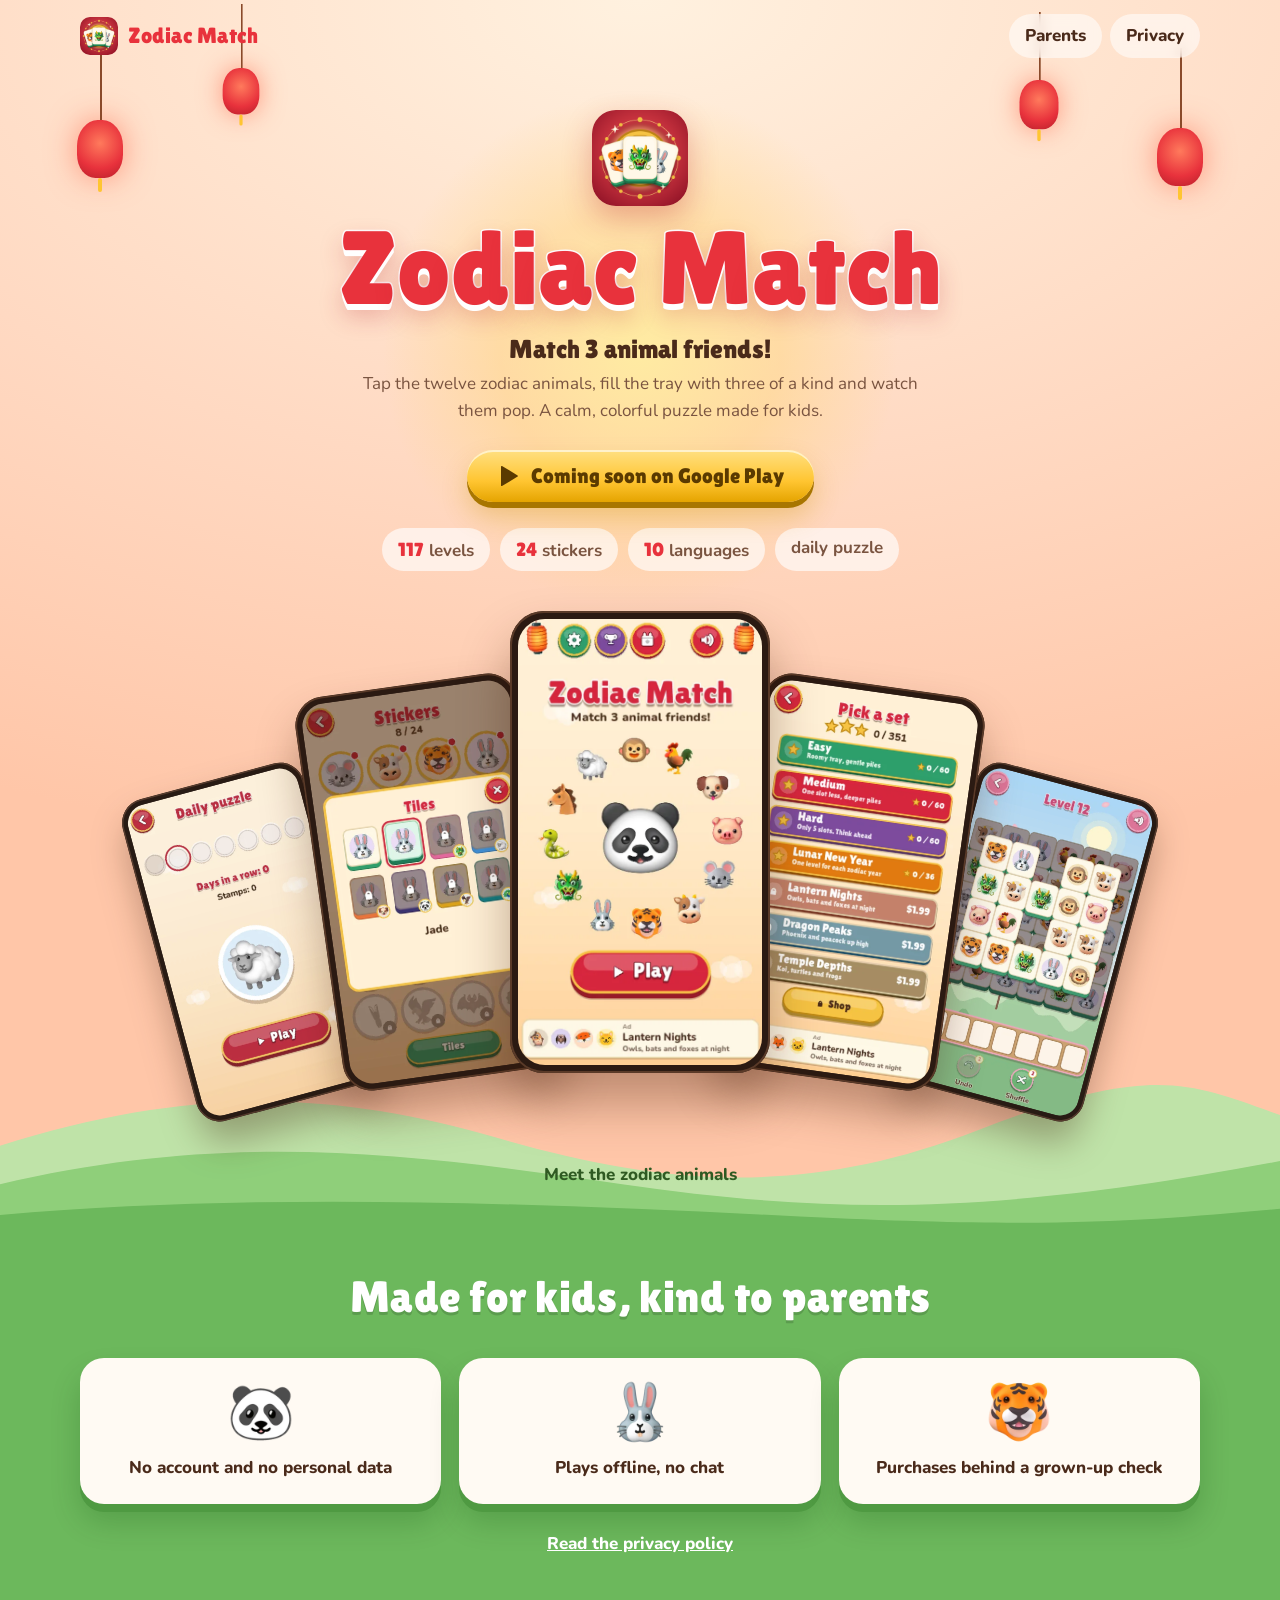
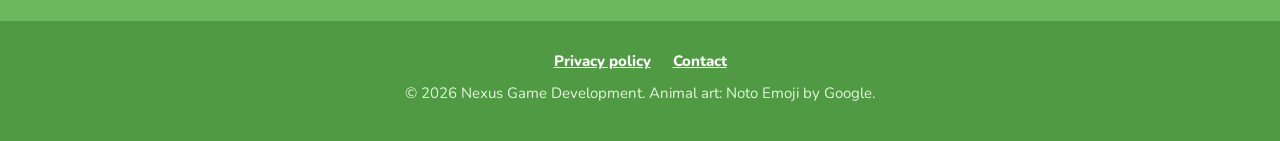
<file: index.html>
<!doctype html>
<html lang="en">
<head>
<meta charset="utf-8">
<meta name="viewport" content="width=device-width, initial-scale=1">
<title>Nexus Game Development</title>
<meta http-equiv="refresh" content="0; url=zodiac-match/">
<link rel="canonical" href="https://nexusgamedevs.github.io/zodiac-match/">
</head>
<body style="background:#fff3e4;font-family:sans-serif"><p><a href="zodiac-match/">Zodiac Match</a></p></body>
</html>
</file>
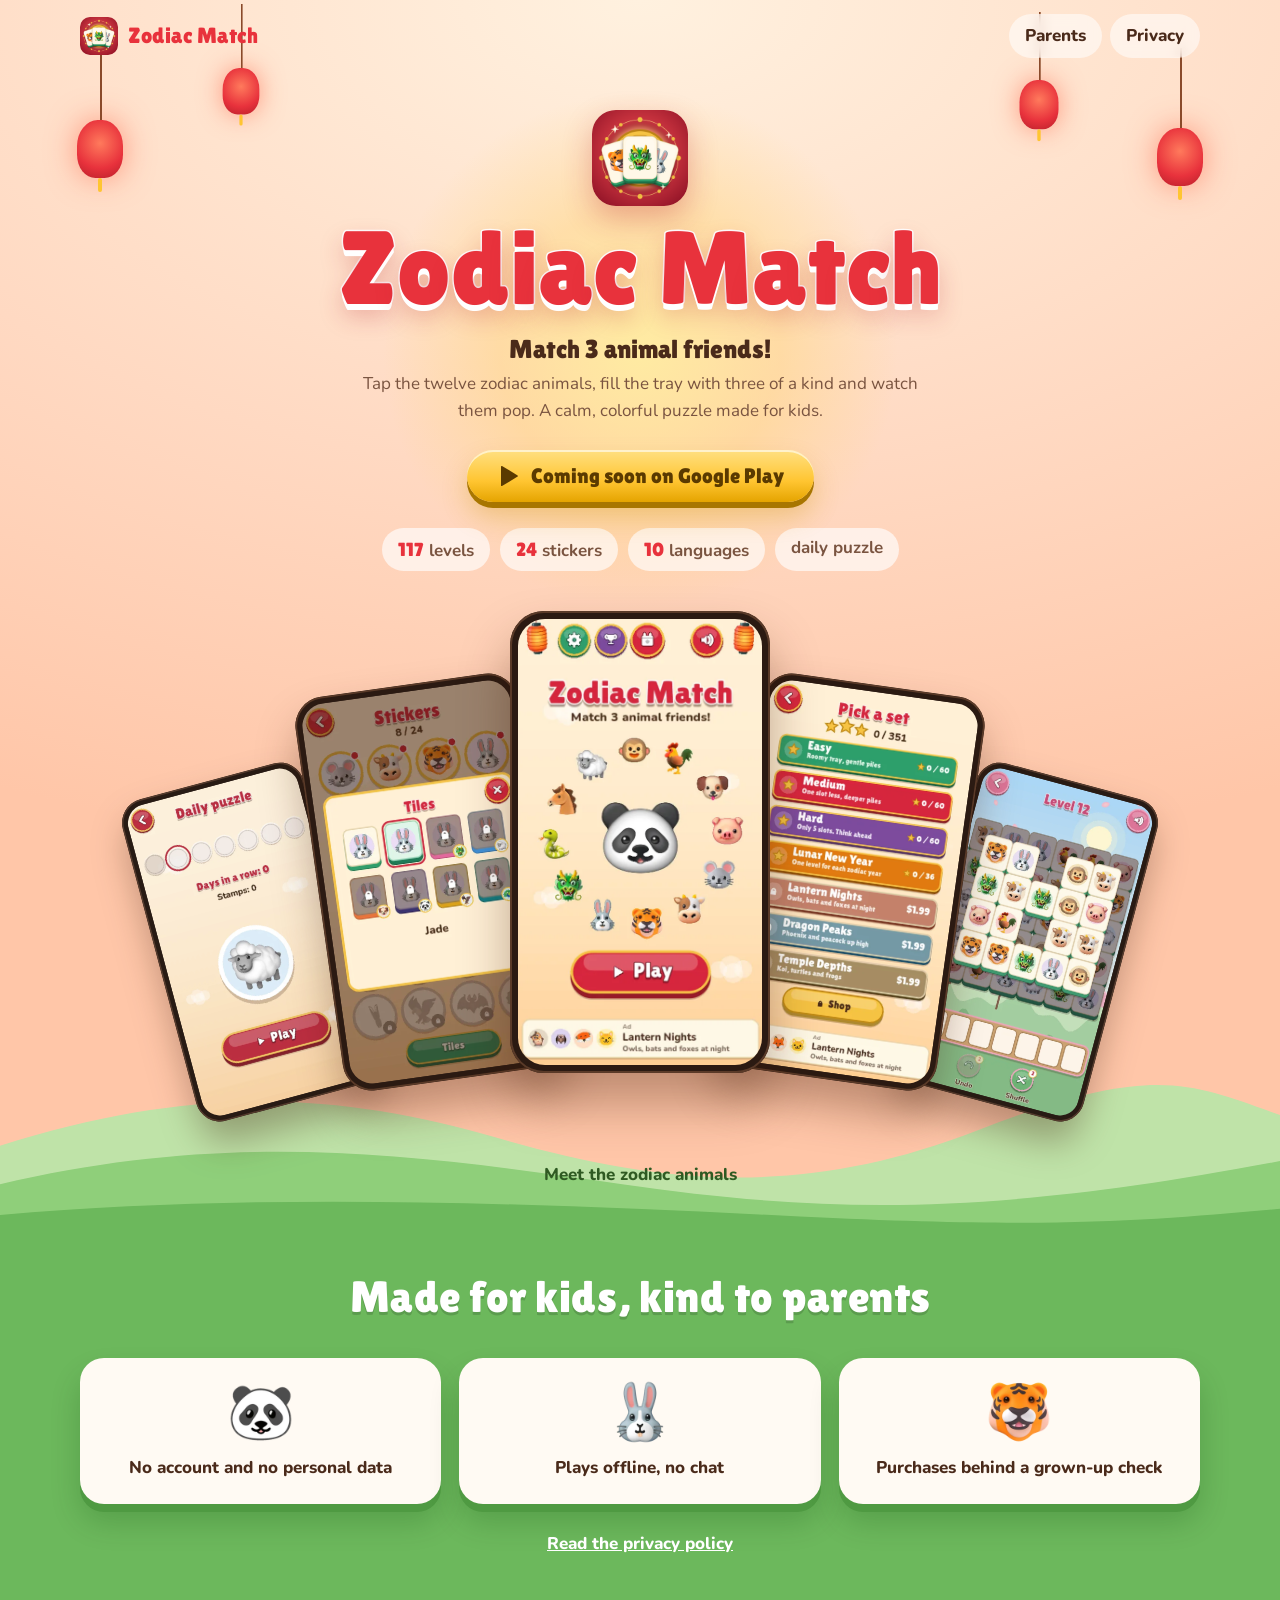
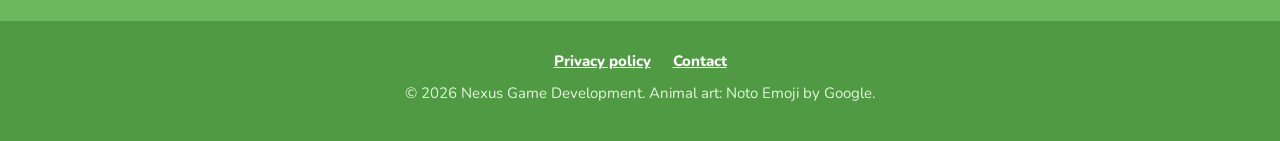
<file: zodiac-match/index.html>
<!doctype html>
<html lang="en">
<head>
<meta charset="utf-8">
<meta name="viewport" content="width=device-width, initial-scale=1">
<title>Zodiac Match</title>
<meta name="description" content="Zodiac Match is a calm tile matching game for kids. Tap three of the same zodiac animal to clear the board. No account, no personal data.">
<link rel="icon" href="favicon.png">
<link rel="preconnect" href="https://fonts.googleapis.com">
<link rel="preconnect" href="https://fonts.gstatic.com" crossorigin>
<link href="https://fonts.googleapis.com/css2?family=Lilita+One&family=Nunito:wght@400;700;800&display=swap" rel="stylesheet">
<link rel="stylesheet" href="style.css">
</head>
<body>

<header class="top">
  <div class="wrap">
    <a class="brand display" href="./"><img src="img/icon.png" alt=""><span>Zodiac Match</span></a>
    <nav><a href="#parents">Parents</a><a href="privacy/">Privacy</a></nav>
  </div>
</header>

<main class="scene">
  <div class="sun"></div>
  <div class="lanterns" aria-hidden="true"><i></i><i></i><i></i><i></i></div>
  <div class="petals" id="petals" aria-hidden="true"></div>

  <div class="wrap intro">
    <img class="badge" src="img/icon.png" alt="">
    <h1 id="title">Zodiac Match</h1>
    <p class="tag">Match 3 animal friends!</p>
    <p class="lede">Tap the twelve zodiac animals, fill the tray with three of a kind and watch them pop. A calm, colorful puzzle made for kids.</p>
    <span class="btn" aria-label="Coming soon to Google Play">
      <svg viewBox="0 0 24 24" fill="currentColor" aria-hidden="true"><path d="M4 2.6v18.8c0 .5.5.8 1 .6l15.6-9.4c.4-.3.4-.9 0-1.2L5 2c-.5-.2-1 .1-1 .6z"/></svg>
      Coming soon on Google Play
    </span>
    <ul class="facts">
      <li><b>117</b> levels</li>
      <li><b>24</b> stickers</li>
      <li><b>10</b> languages</li>
      <li>daily puzzle</li>
    </ul>
  </div>

  <div class="fan" id="fan" aria-label="Screenshots">
    <figure><img src="img/shots/title.webp" alt="Meet the zodiac animals"></figure>
    <figure><img src="img/shots/sets.webp" alt="Pick a set of levels"></figure>
    <figure><img src="img/shots/board.webp" alt="Clear the board"></figure>
    <figure><img src="img/shots/win.webp" alt="Earn three stars"></figure>
    <figure><img src="img/shots/stickers.webp" alt="Collect animal stickers"></figure>
    <figure><img src="img/shots/daily.webp" alt="A new puzzle every day"></figure>
    <figure><img src="img/shots/tiles.webp" alt="Unlock tile styles"></figure>
  </div>
  <p class="caption" id="caption">Meet the zodiac animals</p>

  <svg class="hills" viewBox="0 0 1440 260" preserveAspectRatio="none" aria-hidden="true">
    <path d="M0 140 C 220 60 380 70 560 130 S 900 210 1100 120 S 1340 60 1440 100 V260 H0Z" fill="#bfe3a8"/>
    <path d="M0 190 C 260 120 460 150 700 190 S 1120 230 1440 160 V260 H0Z" fill="#8fcf7a"/>
    <path d="M0 230 C 300 200 600 215 900 232 S 1300 236 1440 222 V260 H0Z" fill="#6cb85c"/>
  </svg>
</main>

<section id="parents" class="parents">
  <div class="wrap">
    <h2>Made for kids, kind to parents</h2>
    <div class="promises">
      <div><img src="img/animals/panda.webp" alt=""><span>No account and no personal data</span></div>
      <div><img src="img/animals/rabbit.webp" alt=""><span>Plays offline, no chat</span></div>
      <div><img src="img/animals/tiger.webp" alt=""><span>Purchases behind a grown-up check</span></div>
    </div>
    <a class="more" href="privacy/">Read the privacy policy</a>
  </div>
</section>

<footer>
  <div class="wrap">
    <nav><a href="privacy/">Privacy policy</a><a href="mailto:itdevelopment@nexusgamedevs.org">Contact</a></nav>
    <div>&copy; 2026 Nexus Game Development. Animal art: Noto Emoji by Google.</div>
  </div>
</footer>

<script>
(function () {
  var still = window.matchMedia('(prefers-reduced-motion: reduce)').matches;

  // Title letters hop one after another
  var t = document.getElementById('title');
  t.innerHTML = t.textContent.split('').map(function (c, i) {
    return c === ' ' ? ' ' : '<span style="animation-delay:' + (i * 0.09) + 's">' + c + '</span>';
  }).join('');

  // Cherry blossom petals
  var p = document.getElementById('petals');
  for (var i = 0; i < 18; i++) {
    var e = document.createElement('i');
    e.style.left = (Math.random() * 100) + '%';
    e.style.animationDuration = (9 + Math.random() * 8) + 's';
    e.style.animationDelay = (-Math.random() * 16) + 's';
    e.style.scale = String(0.6 + Math.random() * 0.7);
    p.appendChild(e);
  }

  // Fan of phones: the front one changes every few seconds, a tap brings one forward
  var cards = Array.prototype.slice.call(document.querySelectorAll('#fan figure'));
  var cap = document.getElementById('caption');
  var front = 0;
  var place = function () {
    var n = cards.length;
    cards.forEach(function (c, i) {
      var d = ((i - front) % n + n) % n;
      if (d > n / 2) d -= n;
      c.dataset.pos = Math.max(-3, Math.min(3, d));
    });
    cap.textContent = cards[front].querySelector('img').alt;
  };
  var timer;
  var auto = function () { if (!still) timer = setInterval(function () { front = (front + 1) % cards.length; place(); }, 3200); };
  cards.forEach(function (c, i) {
    c.addEventListener('click', function () { clearInterval(timer); front = i; place(); auto(); });
  });
  place(); auto();
})();
</script>
</body>
</html>
</file>
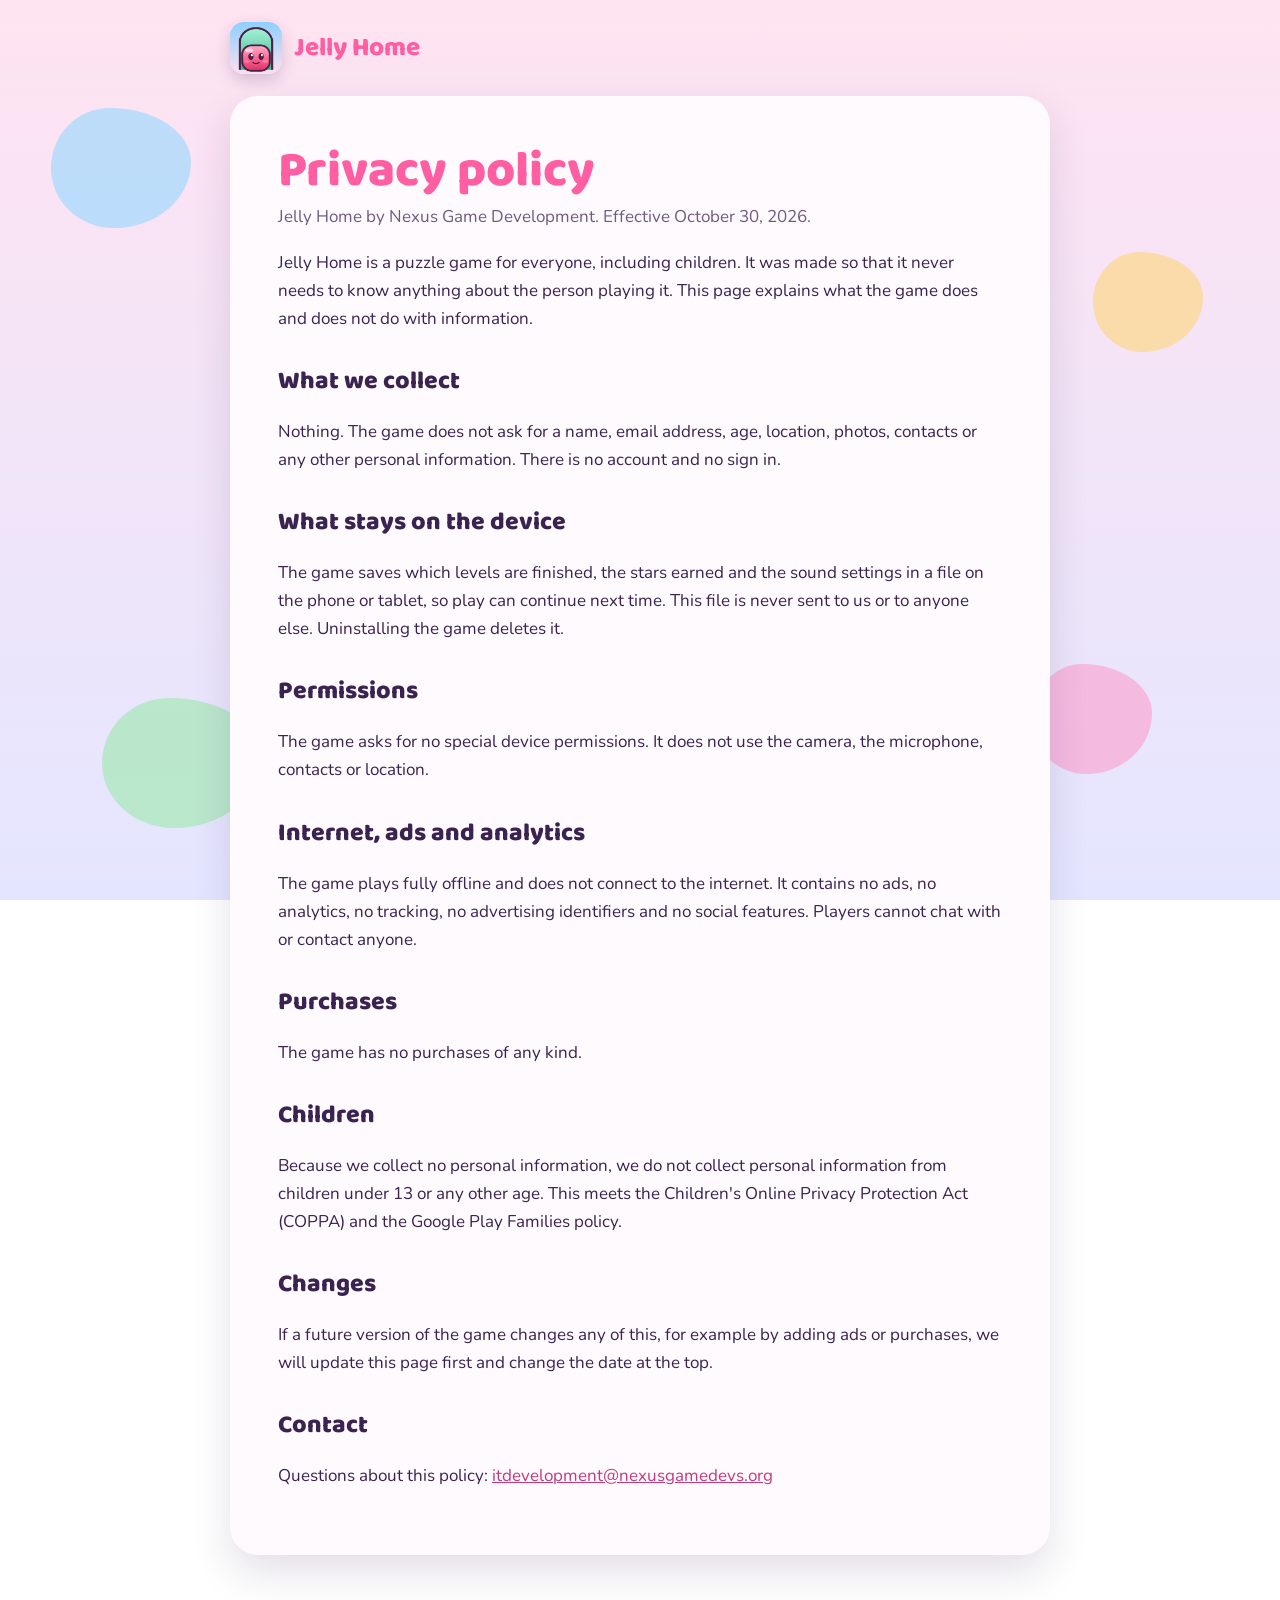
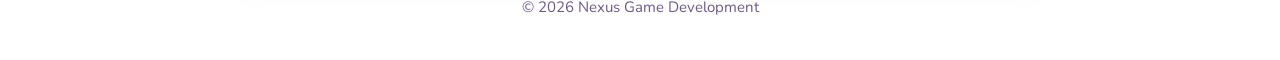
<file: jelly-home/privacy/index.html>
<!doctype html>
<html lang="en">
<head>
<meta charset="utf-8">
<meta name="viewport" content="width=device-width, initial-scale=1">
<title>Jelly Home Privacy</title>
<meta name="description" content="Privacy policy for the Jelly Home puzzle game by Nexus Game Development.">
<link rel="icon" href="../favicon.png">
<link rel="preconnect" href="https://fonts.googleapis.com">
<link rel="preconnect" href="https://fonts.gstatic.com" crossorigin>
<link href="https://fonts.googleapis.com/css2?family=Baloo+2:wght@700;800&family=Nunito:wght@400;700&display=swap" rel="stylesheet">
<style>
  :root {
    --ink: #3a2350;
    --soft: #6e5a82;
    --pink: #ff5fa2;
    --card: #fffafd;
    --sky-top: #ffe3f1;
    --sky-bottom: #e4e6ff;
    color-scheme: light;
  }
  * { box-sizing: border-box; }
  body {
    margin: 0;
    min-height: 100vh;
    color: var(--ink);
    font: 17px/1.65 "Nunito", system-ui, sans-serif;
    background: linear-gradient(180deg, var(--sky-top), var(--sky-bottom)) fixed;
  }
  .blobs { position: fixed; inset: 0; pointer-events: none; overflow: hidden; z-index: 0; }
  .blobs i { position: absolute; border-radius: 42% 58% 55% 45% / 50% 45% 55% 50%; opacity: .5; animation: wobble 9s ease-in-out infinite; }
  .blobs i:nth-child(1) { width: 140px; height: 120px; left: 4%; top: 12%; background: #7fd6ff; }
  .blobs i:nth-child(2) { width: 110px; height: 100px; right: 6%; top: 28%; background: #ffd25e; animation-delay: -3s; }
  .blobs i:nth-child(3) { width: 160px; height: 130px; left: 8%; bottom: 8%; background: #8ce99a; animation-delay: -5s; }
  .blobs i:nth-child(4) { width: 120px; height: 110px; right: 10%; bottom: 14%; background: #ff8fc4; animation-delay: -7s; }
  @keyframes wobble {
    0%, 100% { transform: translateY(0) scale(1, 1); }
    50% { transform: translateY(-16px) scale(1.06, .94); }
  }
  header { position: relative; z-index: 1; display: flex; align-items: center; gap: 12px; width: min(820px, 100% - 32px); margin: 0 auto; padding: 22px 0; }
  header img { width: 52px; height: 52px; border-radius: 14px; box-shadow: 0 6px 16px rgba(58, 35, 80, .2); }
  header span { font: 800 26px "Baloo 2", sans-serif; color: var(--pink); }
  main { position: relative; z-index: 1; width: min(820px, 100% - 32px); margin: 0 auto 40px; }
  article { background: var(--card); border-radius: 28px; padding: clamp(22px, 5vw, 48px); box-shadow: 0 18px 40px rgba(58, 35, 80, .14); }
  h1 { font: 800 clamp(36px, 6vw, 50px)/1.1 "Baloo 2", sans-serif; color: var(--pink); margin: 0 0 4px; }
  h2 { font: 800 25px "Baloo 2", sans-serif; margin: 28px 0 4px; }
  .meta { color: var(--soft); margin: 0 0 18px; }
  a { color: #c23a7d; }
  footer { position: relative; z-index: 1; text-align: center; color: var(--soft); font-size: 15px; padding: 0 16px 40px; }
  @media (prefers-reduced-motion: reduce) { .blobs i { animation: none; } }
</style>
</head>
<body>
<div class="blobs" aria-hidden="true"><i></i><i></i><i></i><i></i></div>

<header><img src="../icon.png" alt=""><span>Jelly Home</span></header>

<main>
  <article>
    <h1>Privacy policy</h1>
    <p class="meta">Jelly Home by Nexus Game Development. Effective October 30, 2026.</p>

    <p>Jelly Home is a puzzle game for everyone, including children. It was made so that it never needs to know anything about the person playing it. This page explains what the game does and does not do with information.</p>

    <h2>What we collect</h2>
    <p>Nothing. The game does not ask for a name, email address, age, location, photos, contacts or any other personal information. There is no account and no sign in.</p>

    <h2>What stays on the device</h2>
    <p>The game saves which levels are finished, the stars earned and the sound settings in a file on the phone or tablet, so play can continue next time. This file is never sent to us or to anyone else. Uninstalling the game deletes it.</p>

    <h2>Permissions</h2>
    <p>The game asks for no special device permissions. It does not use the camera, the microphone, contacts or location.</p>

    <h2>Internet, ads and analytics</h2>
    <p>The game plays fully offline and does not connect to the internet. It contains no ads, no analytics, no tracking, no advertising identifiers and no social features. Players cannot chat with or contact anyone.</p>

    <h2>Purchases</h2>
    <p>The game has no purchases of any kind.</p>

    <h2>Children</h2>
    <p>Because we collect no personal information, we do not collect personal information from children under 13 or any other age. This meets the Children's Online Privacy Protection Act (COPPA) and the Google Play Families policy.</p>

    <h2>Changes</h2>
    <p>If a future version of the game changes any of this, for example by adding ads or purchases, we will update this page first and change the date at the top.</p>

    <h2>Contact</h2>
    <p>Questions about this policy: <a href="mailto:itdevelopment@nexusgamedevs.org">itdevelopment@nexusgamedevs.org</a></p>
  </article>
</main>

<footer>&copy; 2026 Nexus Game Development</footer>
</body>
</html>
</file>
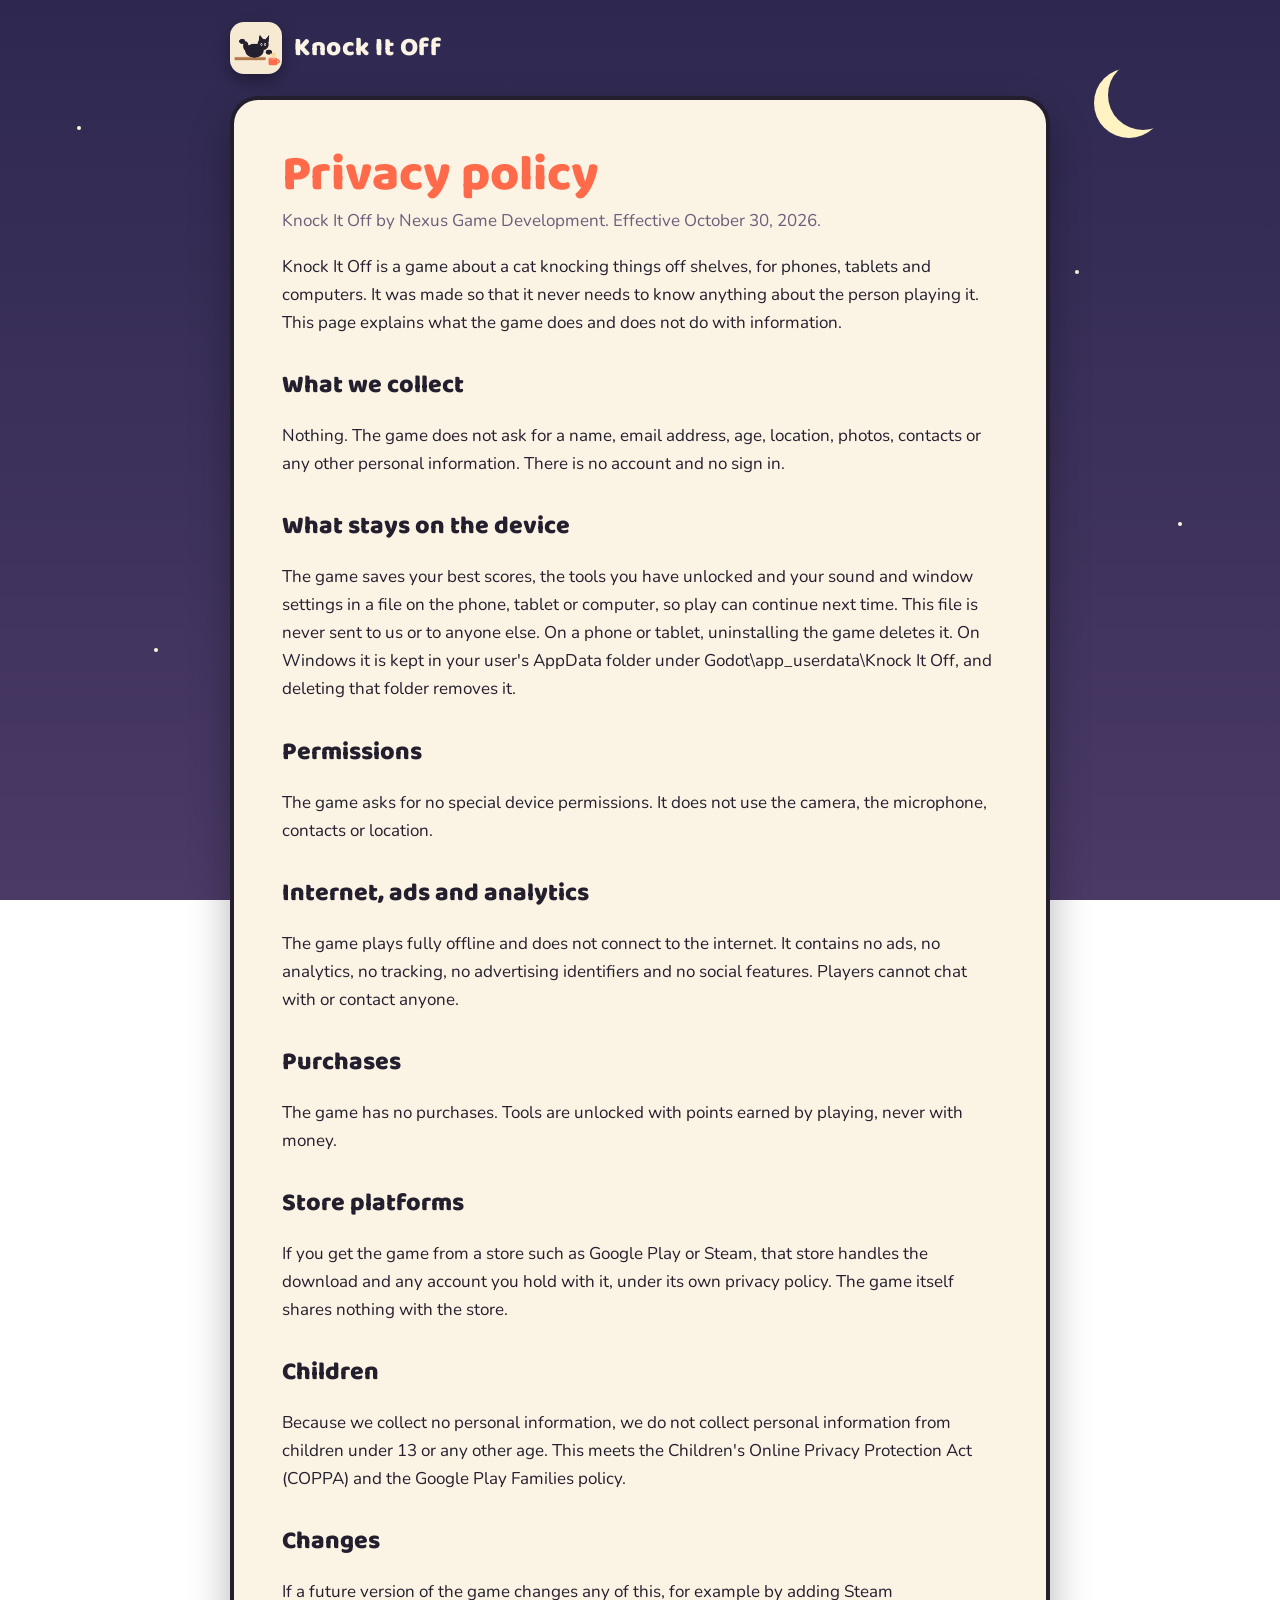
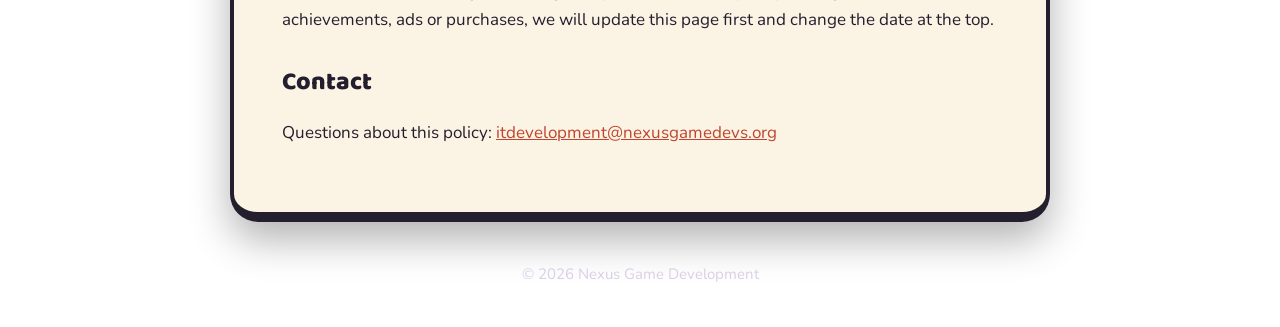
<file: knock-it-off/privacy/index.html>
<!doctype html>
<html lang="en">
<head>
<meta charset="utf-8">
<meta name="viewport" content="width=device-width, initial-scale=1">
<title>Knock It Off Privacy</title>
<meta name="description" content="Privacy policy for the Knock It Off cat game by Nexus Game Development.">
<link rel="icon" href="../favicon.png">
<link rel="preconnect" href="https://fonts.googleapis.com">
<link rel="preconnect" href="https://fonts.gstatic.com" crossorigin>
<link href="https://fonts.googleapis.com/css2?family=Baloo+2:wght@700;800&family=Nunito:wght@400;700&display=swap" rel="stylesheet">
<style>
  :root {
    --ink: #241f2e;
    --soft: #6b5f7d;
    --accent: #ff6b4a;
    --gold: #ffc247;
    --card: #fbf3e4;
    --night: #2e2850;
    --night-low: #4a3a66;
    color-scheme: light;
  }
  * { box-sizing: border-box; }
  body {
    margin: 0;
    min-height: 100vh;
    color: var(--ink);
    font: 17px/1.65 "Nunito", system-ui, sans-serif;
    background: linear-gradient(180deg, var(--night), var(--night-low)) fixed;
  }
  .sky { position: fixed; inset: 0; pointer-events: none; z-index: 0; }
  .sky i { position: absolute; width: 4px; height: 4px; border-radius: 50%; background: #fff7d6; animation: twinkle 3s ease-in-out infinite; }
  .moon { position: fixed; top: 60px; right: 8%; width: 70px; height: 70px; border-radius: 50%; box-shadow: -14px 8px 0 0 #fff3c4; z-index: 0; }
  @keyframes twinkle { 0%, 100% { opacity: .25; } 50% { opacity: 1; } }
  header { position: relative; z-index: 1; display: flex; align-items: center; gap: 12px; width: min(820px, 100% - 32px); margin: 0 auto; padding: 22px 0; }
  header img { width: 52px; height: 52px; border-radius: 14px; box-shadow: 0 6px 16px rgba(0, 0, 0, .35); }
  header span { font: 800 26px "Baloo 2", sans-serif; color: var(--card); letter-spacing: .5px; }
  main { position: relative; z-index: 1; width: min(820px, 100% - 32px); margin: 0 auto 40px; }
  article { background: var(--card); border: 4px solid var(--ink); border-bottom-width: 10px; border-radius: 28px; padding: clamp(22px, 5vw, 48px); box-shadow: 0 18px 40px rgba(0, 0, 0, .3); }
  h1 { font: 800 clamp(36px, 6vw, 50px)/1.1 "Baloo 2", sans-serif; color: var(--accent); margin: 0 0 4px; }
  h2 { font: 800 25px "Baloo 2", sans-serif; margin: 28px 0 4px; }
  .meta { color: var(--soft); margin: 0 0 18px; }
  a { color: #c0452c; }
  footer { position: relative; z-index: 1; text-align: center; color: #d9cfe6; font-size: 15px; padding: 0 16px 40px; }
  @media (prefers-reduced-motion: reduce) { .sky i { animation: none; opacity: .7; } }
</style>
</head>
<body>
<div class="sky" aria-hidden="true">
  <i style="left:6%;top:14%"></i><i style="left:18%;top:40%;animation-delay:-1s"></i><i style="left:12%;top:72%;animation-delay:-2s"></i>
  <i style="left:84%;top:30%;animation-delay:-.5s"></i><i style="left:92%;top:58%;animation-delay:-1.5s"></i><i style="left:78%;top:82%;animation-delay:-2.5s"></i>
</div>
<div class="moon" aria-hidden="true"></div>

<header><img src="../icon.png" alt=""><span>Knock It Off</span></header>

<main>
  <article>
    <h1>Privacy policy</h1>
    <p class="meta">Knock It Off by Nexus Game Development. Effective October 30, 2026.</p>

    <p>Knock It Off is a game about a cat knocking things off shelves, for phones, tablets and computers. It was made so that it never needs to know anything about the person playing it. This page explains what the game does and does not do with information.</p>

    <h2>What we collect</h2>
    <p>Nothing. The game does not ask for a name, email address, age, location, photos, contacts or any other personal information. There is no account and no sign in.</p>

    <h2>What stays on the device</h2>
    <p>The game saves your best scores, the tools you have unlocked and your sound and window settings in a file on the phone, tablet or computer, so play can continue next time. This file is never sent to us or to anyone else. On a phone or tablet, uninstalling the game deletes it. On Windows it is kept in your user's AppData folder under Godot\app_userdata\Knock It Off, and deleting that folder removes it.</p>

    <h2>Permissions</h2>
    <p>The game asks for no special device permissions. It does not use the camera, the microphone, contacts or location.</p>

    <h2>Internet, ads and analytics</h2>
    <p>The game plays fully offline and does not connect to the internet. It contains no ads, no analytics, no tracking, no advertising identifiers and no social features. Players cannot chat with or contact anyone.</p>

    <h2>Purchases</h2>
    <p>The game has no purchases. Tools are unlocked with points earned by playing, never with money.</p>

    <h2>Store platforms</h2>
    <p>If you get the game from a store such as Google Play or Steam, that store handles the download and any account you hold with it, under its own privacy policy. The game itself shares nothing with the store.</p>

    <h2>Children</h2>
    <p>Because we collect no personal information, we do not collect personal information from children under 13 or any other age. This meets the Children's Online Privacy Protection Act (COPPA) and the Google Play Families policy.</p>

    <h2>Changes</h2>
    <p>If a future version of the game changes any of this, for example by adding Steam achievements, ads or purchases, we will update this page first and change the date at the top.</p>

    <h2>Contact</h2>
    <p>Questions about this policy: <a href="mailto:itdevelopment@nexusgamedevs.org">itdevelopment@nexusgamedevs.org</a></p>
  </article>
</main>

<footer>&copy; 2026 Nexus Game Development</footer>
</body>
</html>
</file>
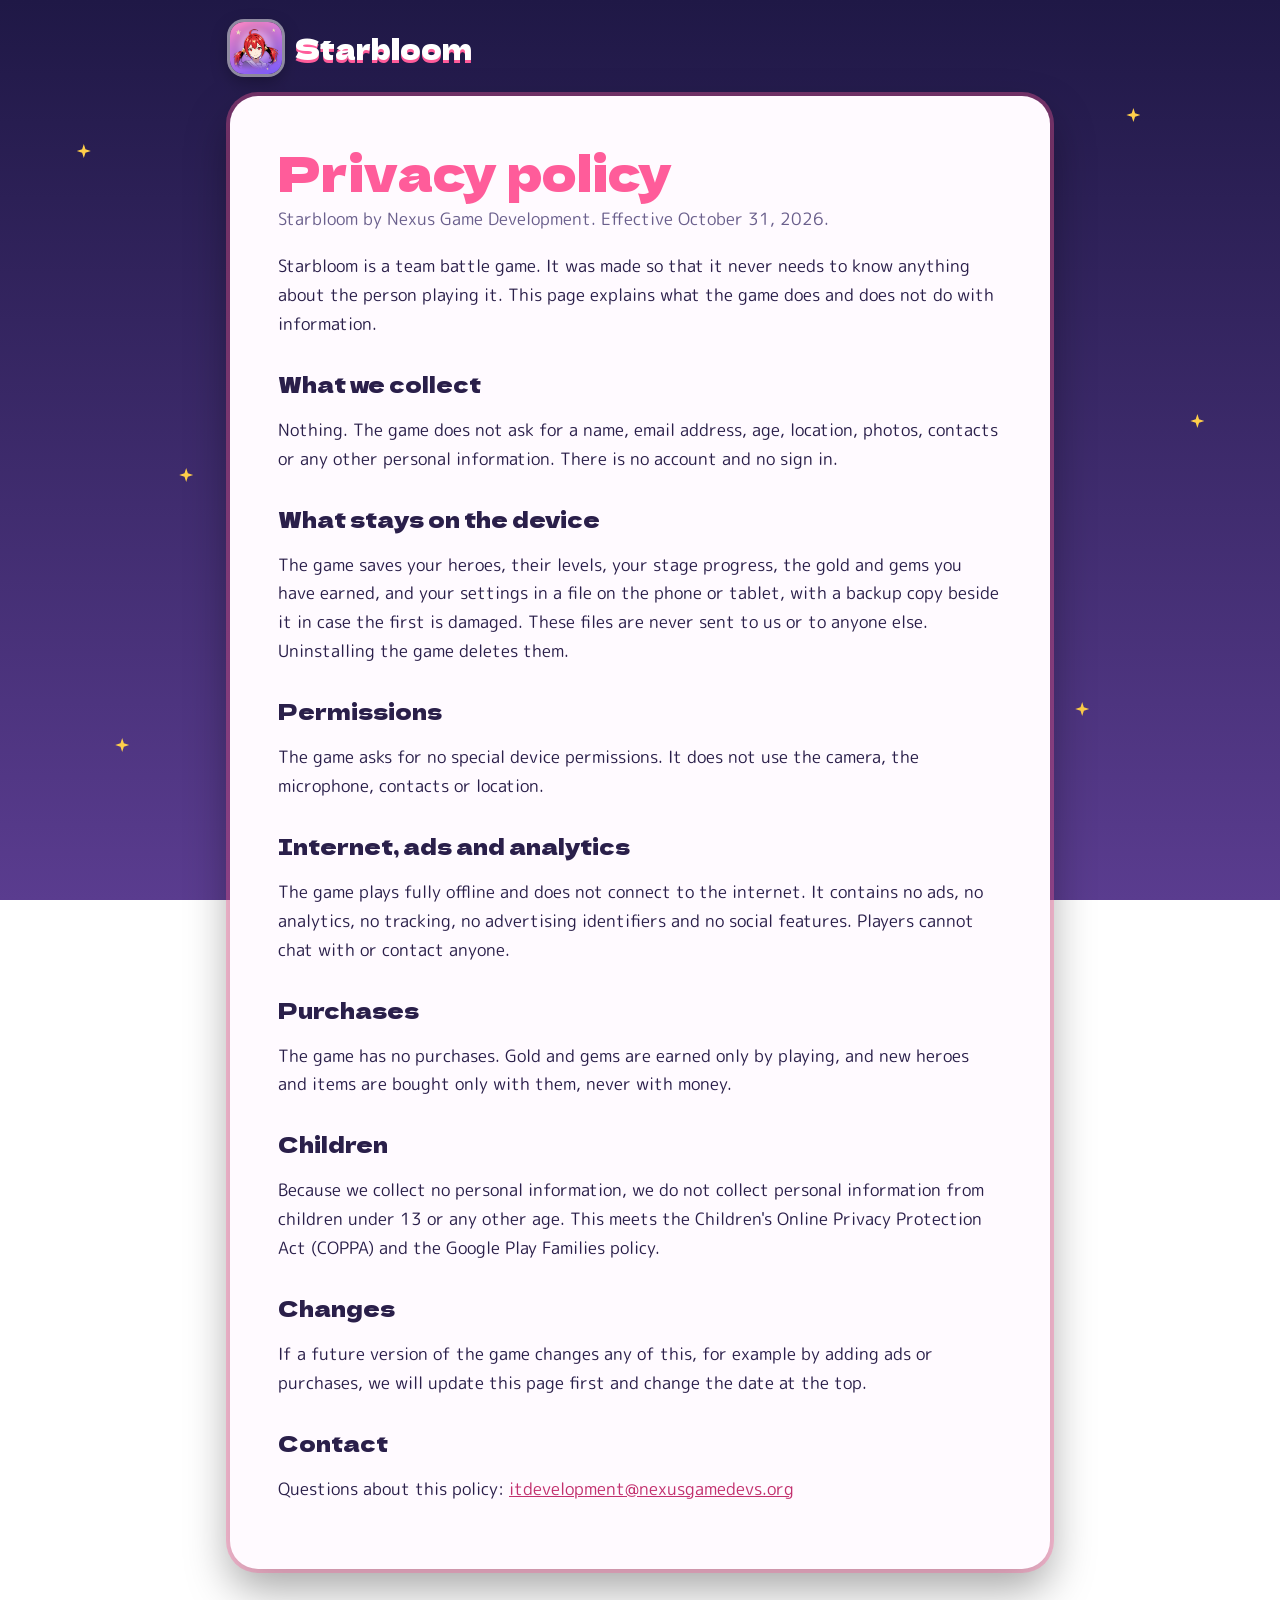
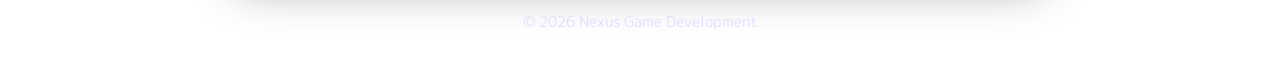
<file: starbloom/privacy/index.html>
<!doctype html>
<html lang="en">
<head>
<meta charset="utf-8">
<meta name="viewport" content="width=device-width, initial-scale=1">
<title>Starbloom Privacy</title>
<meta name="description" content="Privacy policy for the Starbloom team battler by Nexus Game Development.">
<link rel="icon" href="../favicon.png">
<link rel="preconnect" href="https://fonts.googleapis.com">
<link rel="preconnect" href="https://fonts.gstatic.com" crossorigin>
<link href="https://fonts.googleapis.com/css2?family=Dela+Gothic+One&family=M+PLUS+Rounded+1c:wght@400;700&display=swap" rel="stylesheet">
<style>
  :root {
    --ink: #2a1f4a;
    --soft: #6a5f8c;
    --pink: #ff5c9a;
    --gold: #ffcf4a;
    --card: #fffaff;
    --sky-top: #1f1846;
    --sky-bottom: #5a3c8f;
    color-scheme: light;
  }
  * { box-sizing: border-box; }
  body {
    margin: 0;
    min-height: 100vh;
    color: var(--ink);
    font: 17px/1.7 "M PLUS Rounded 1c", system-ui, sans-serif;
    background: linear-gradient(180deg, var(--sky-top), var(--sky-bottom)) fixed;
  }
  .stars { position: fixed; inset: 0; pointer-events: none; z-index: 0; }
  .stars i {
    position: absolute; width: 14px; height: 14px; background: var(--gold);
    clip-path: polygon(50% 0, 62% 38%, 100% 50%, 62% 62%, 50% 100%, 38% 62%, 0 50%, 38% 38%);
    animation: bloom 3.4s ease-in-out infinite;
  }
  @keyframes bloom { 0%, 100% { transform: scale(.6) rotate(0); opacity: .35; } 50% { transform: scale(1.15) rotate(45deg); opacity: 1; } }
  header { position: relative; z-index: 1; display: flex; align-items: center; gap: 12px; width: min(820px, 100% - 32px); margin: 0 auto; padding: 22px 0; }
  header img { width: 52px; height: 52px; border-radius: 14px; box-shadow: 0 0 0 3px rgba(255, 255, 255, .5), 0 6px 18px rgba(0, 0, 0, .35); }
  header span { font: 28px "Dela Gothic One", sans-serif; color: #fff; text-shadow: 0 3px 0 var(--pink); }
  main { position: relative; z-index: 1; width: min(820px, 100% - 32px); margin: 0 auto 40px; }
  article { background: var(--card); border-radius: 28px; padding: clamp(22px, 5vw, 48px); box-shadow: 0 0 0 4px rgba(255, 92, 154, .35), 0 20px 44px rgba(0, 0, 0, .35); }
  h1 { font: clamp(34px, 6vw, 48px)/1.15 "Dela Gothic One", sans-serif; color: var(--pink); margin: 0 0 6px; }
  h2 { font: 22px "Dela Gothic One", sans-serif; margin: 28px 0 4px; }
  .meta { color: var(--soft); margin: 0 0 18px; }
  a { color: #c2306e; }
  footer { position: relative; z-index: 1; text-align: center; color: #e6dcff; font-size: 15px; padding: 0 16px 40px; }
  @media (prefers-reduced-motion: reduce) { .stars i { animation: none; opacity: .7; } }
</style>
</head>
<body>
<div class="stars" aria-hidden="true">
  <i style="left:6%;top:16%"></i><i style="left:14%;top:52%;animation-delay:-1.1s"></i><i style="left:9%;top:82%;animation-delay:-2.2s"></i>
  <i style="left:88%;top:12%;animation-delay:-.6s"></i><i style="left:93%;top:46%;animation-delay:-1.7s"></i><i style="left:84%;top:78%;animation-delay:-2.8s"></i>
</div>

<header><img src="../icon.png" alt=""><span>Starbloom</span></header>

<main>
  <article>
    <h1>Privacy policy</h1>
    <p class="meta">Starbloom by Nexus Game Development. Effective October 31, 2026.</p>

    <p>Starbloom is a team battle game. It was made so that it never needs to know anything about the person playing it. This page explains what the game does and does not do with information.</p>

    <h2>What we collect</h2>
    <p>Nothing. The game does not ask for a name, email address, age, location, photos, contacts or any other personal information. There is no account and no sign in.</p>

    <h2>What stays on the device</h2>
    <p>The game saves your heroes, their levels, your stage progress, the gold and gems you have earned, and your settings in a file on the phone or tablet, with a backup copy beside it in case the first is damaged. These files are never sent to us or to anyone else. Uninstalling the game deletes them.</p>

    <h2>Permissions</h2>
    <p>The game asks for no special device permissions. It does not use the camera, the microphone, contacts or location.</p>

    <h2>Internet, ads and analytics</h2>
    <p>The game plays fully offline and does not connect to the internet. It contains no ads, no analytics, no tracking, no advertising identifiers and no social features. Players cannot chat with or contact anyone.</p>

    <h2>Purchases</h2>
    <p>The game has no purchases. Gold and gems are earned only by playing, and new heroes and items are bought only with them, never with money.</p>

    <h2>Children</h2>
    <p>Because we collect no personal information, we do not collect personal information from children under 13 or any other age. This meets the Children's Online Privacy Protection Act (COPPA) and the Google Play Families policy.</p>

    <h2>Changes</h2>
    <p>If a future version of the game changes any of this, for example by adding ads or purchases, we will update this page first and change the date at the top.</p>

    <h2>Contact</h2>
    <p>Questions about this policy: <a href="mailto:itdevelopment@nexusgamedevs.org">itdevelopment@nexusgamedevs.org</a></p>
  </article>
</main>

<footer>&copy; 2026 Nexus Game Development</footer>
</body>
</html>
</file>
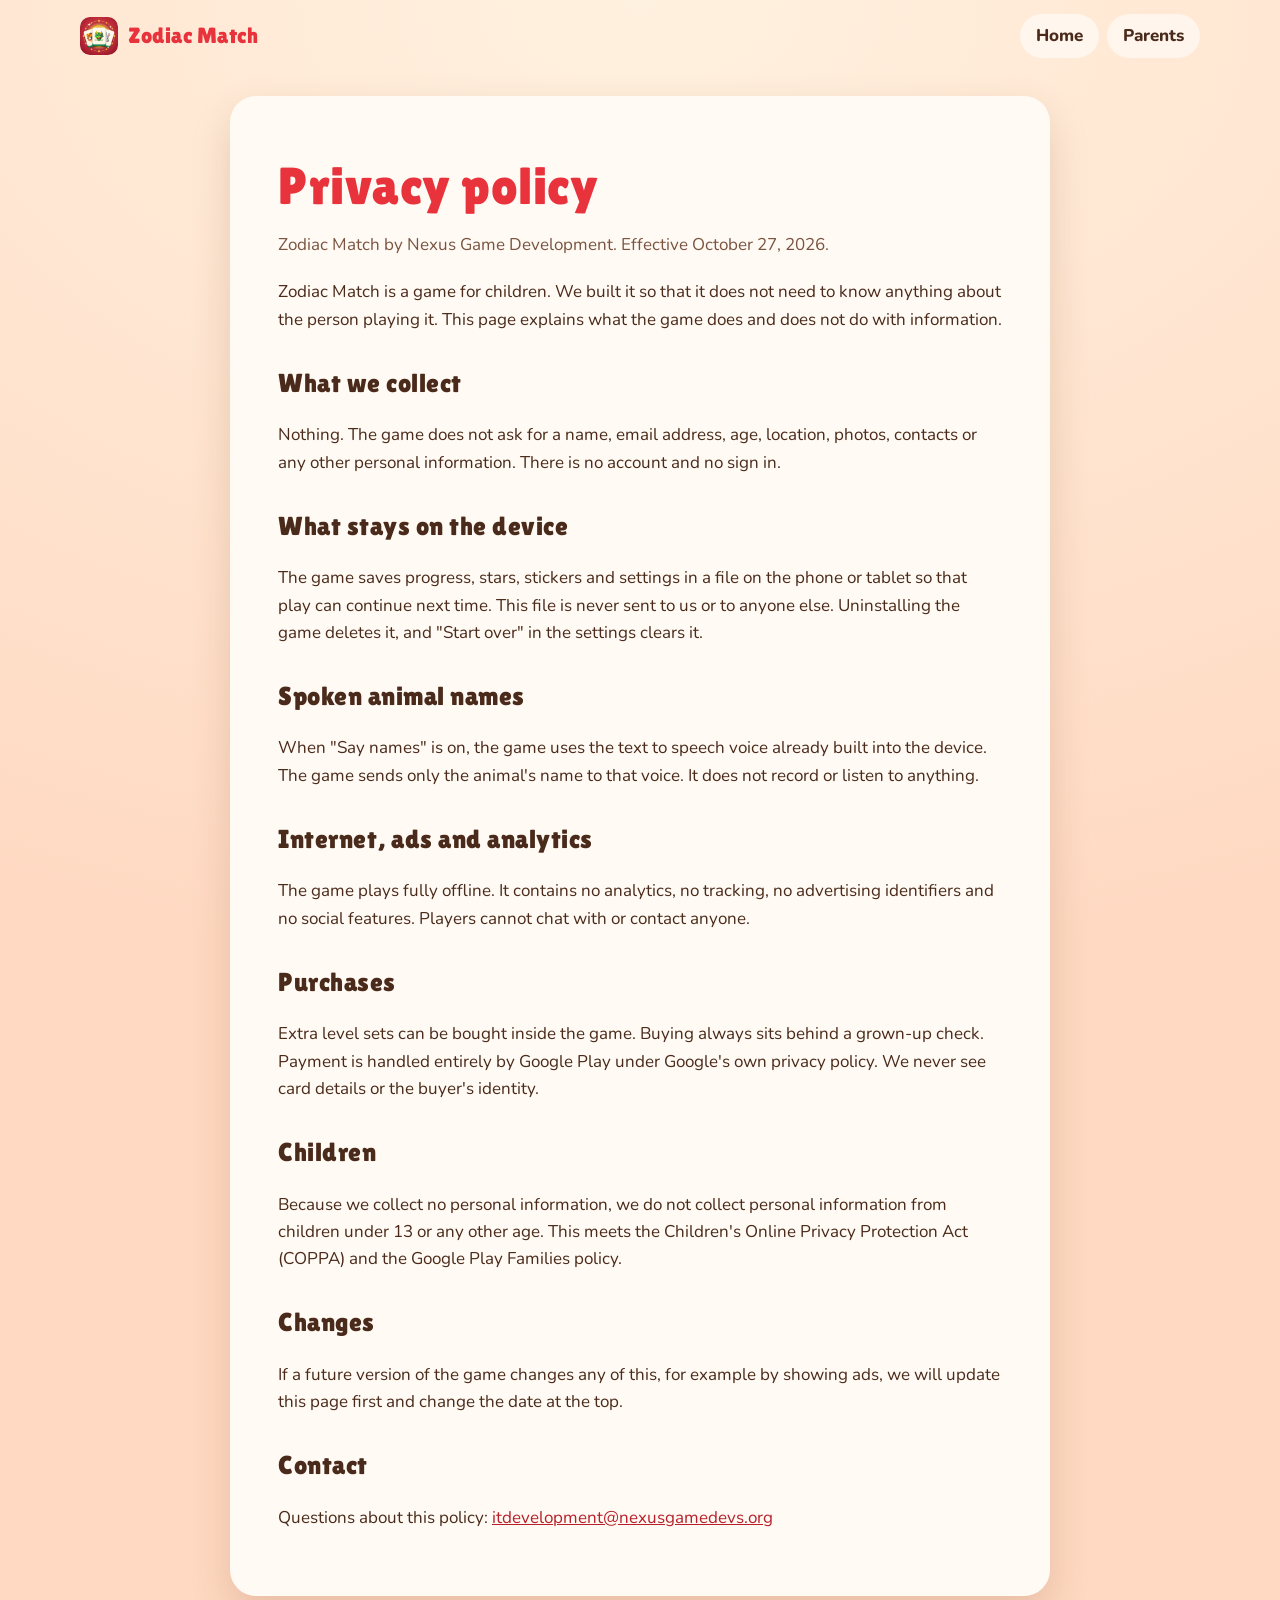
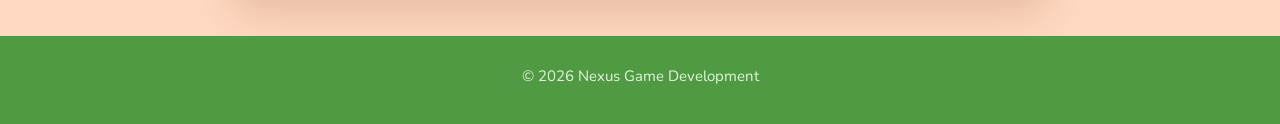
<file: zodiac-match/privacy/index.html>
<!doctype html>
<html lang="en">
<head>
<meta charset="utf-8">
<meta name="viewport" content="width=device-width, initial-scale=1">
<title>Zodiac Match Privacy</title>
<meta name="description" content="Privacy policy for the Zodiac Match game by Nexus Game Development.">
<link rel="icon" href="../favicon.png">
<link rel="preconnect" href="https://fonts.googleapis.com">
<link rel="preconnect" href="https://fonts.gstatic.com" crossorigin>
<link href="https://fonts.googleapis.com/css2?family=Lilita+One&family=Nunito:wght@400;700;800&display=swap" rel="stylesheet">
<link rel="stylesheet" href="../style.css">
</head>
<body>

<header class="top">
  <div class="wrap">
    <a class="brand display" href="../"><img src="../img/icon.png" alt="">Zodiac Match</a>
    <nav><a href="../">Home</a><a href="../#parents">Parents</a></nav>
  </div>
</header>

<main class="page"><div class="wrap">
  <article class="doc">
    <h1>Privacy policy</h1>
    <p class="meta">Zodiac Match by Nexus Game Development. Effective October 27, 2026.</p>

    <p>Zodiac Match is a game for children. We built it so that it does not need to know anything about the person playing it. This page explains what the game does and does not do with information.</p>

    <h2>What we collect</h2>
    <p>Nothing. The game does not ask for a name, email address, age, location, photos, contacts or any other personal information. There is no account and no sign in.</p>

    <h2>What stays on the device</h2>
    <p>The game saves progress, stars, stickers and settings in a file on the phone or tablet so that play can continue next time. This file is never sent to us or to anyone else. Uninstalling the game deletes it, and "Start over" in the settings clears it.</p>

    <h2>Spoken animal names</h2>
    <p>When "Say names" is on, the game uses the text to speech voice already built into the device. The game sends only the animal's name to that voice. It does not record or listen to anything.</p>

    <h2>Internet, ads and analytics</h2>
    <p>The game plays fully offline. It contains no analytics, no tracking, no advertising identifiers and no social features. Players cannot chat with or contact anyone.</p>

    <h2>Purchases</h2>
    <p>Extra level sets can be bought inside the game. Buying always sits behind a grown-up check. Payment is handled entirely by Google Play under Google's own privacy policy. We never see card details or the buyer's identity.</p>

    <h2>Children</h2>
    <p>Because we collect no personal information, we do not collect personal information from children under 13 or any other age. This meets the Children's Online Privacy Protection Act (COPPA) and the Google Play Families policy.</p>

    <h2>Changes</h2>
    <p>If a future version of the game changes any of this, for example by showing ads, we will update this page first and change the date at the top.</p>

    <h2>Contact</h2>
    <p>Questions about this policy: <a href="mailto:itdevelopment@nexusgamedevs.org">itdevelopment@nexusgamedevs.org</a></p>
  </article>
</div></main>

<footer>
  <div class="wrap">&copy; 2026 Nexus Game Development</div>
</footer>
</body>
</html>
</file>
<file: zodiac-match/style.css>
:root {
  --sky-top: #ffd9c2;
  --sky-mid: #fff1df;
  --ink: #4a2a1a;
  --ink-soft: #7a5440;
  --red: #e8323c;
  --red-dark: #b81f2a;
  --gold: #ffc531;
  --green: #4caf50;
  --card: #fffaf3;
  --line: #f1d2b0;
  --shadow: 0 18px 40px rgba(120, 60, 20, .18);
  color-scheme: light;
}

* { box-sizing: border-box; }
html { scroll-behavior: smooth; }
body {
  margin: 0;
  background: #6cb85c;
  color: var(--ink);
  font: 17px/1.6 "Nunito", system-ui, sans-serif;
  overflow-x: hidden;
}
h1, h2, .display { font-family: "Lilita One", "Nunito", sans-serif; font-weight: 400; letter-spacing: .5px; }
a { color: var(--red-dark); }
img { max-width: 100%; display: block; }
.wrap { width: min(1120px, 100% - 32px); margin: 0 auto; }

/* Header floats over the sky */
.top { position: absolute; top: 0; left: 0; right: 0; z-index: 20; }
.top .wrap { display: flex; align-items: center; justify-content: space-between; height: 72px; }
.brand { display: flex; align-items: center; gap: 10px; text-decoration: none; color: var(--red); font-size: 22px; }
.brand img { width: 38px; height: 38px; border-radius: 10px; }
.top nav { display: flex; gap: 8px; }
.top nav a { color: var(--ink); text-decoration: none; font-weight: 800; padding: 8px 16px; border-radius: 999px; background: rgba(255, 255, 255, .55); backdrop-filter: blur(6px); transition: background .2s; }
.top nav a:hover { background: #fff; }

/* The scene: sky, sun, lanterns, petals, hills */
.scene {
  position: relative; overflow: hidden; text-align: center;
  padding: 110px 0 0;
  background: radial-gradient(120% 70% at 50% 0%, var(--sky-mid) 0%, var(--sky-top) 55%, #ffc6a8 100%);
}
.sun {
  position: absolute; top: 90px; left: 50%; width: 520px; height: 520px; margin-left: -260px; border-radius: 50%;
  background: radial-gradient(circle, rgba(255, 236, 160, .95) 0%, rgba(255, 214, 120, .45) 38%, rgba(255, 200, 120, 0) 70%);
  animation: glow 7s ease-in-out infinite;
}
.lanterns i {
  position: absolute; top: -10px; width: 46px; height: 58px; border-radius: 45% 45% 40% 40%;
  background: radial-gradient(circle at 50% 40%, #ff7a5c, var(--red) 60%, var(--red-dark));
  box-shadow: 0 0 30px rgba(255, 90, 60, .55);
  transform-origin: 50% -80px; animation: sway 5s ease-in-out infinite;
}
.lanterns i::before { content: ""; position: absolute; left: 50%; top: -80px; width: 2px; height: 80px; background: #8a4a2a; }
.lanterns i::after { content: ""; position: absolute; left: 50%; bottom: -14px; width: 4px; height: 14px; margin-left: -2px; background: var(--gold); border-radius: 2px; }
.lanterns i:nth-child(1) { left: 6%; top: 120px; }
.lanterns i:nth-child(2) { left: 17%; top: 84px; animation-delay: -1.5s; transform: scale(.8); }
.lanterns i:nth-child(3) { right: 17%; top: 92px; animation-delay: -3s; transform: scale(.85); }
.lanterns i:nth-child(4) { right: 6%; top: 128px; animation-delay: -.8s; }

.petals { position: absolute; inset: 0; pointer-events: none; }
.petals i {
  position: absolute; top: -20px; width: 14px; height: 10px; border-radius: 10px 1px 10px 1px;
  background: linear-gradient(135deg, #ffd1e1, #ff9cc0); opacity: .85;
  animation: fall linear infinite;
}

.intro { position: relative; z-index: 2; }
.badge { width: 96px; height: 96px; margin: 0 auto 10px; border-radius: 24px; box-shadow: 0 12px 30px rgba(184, 31, 42, .3); animation: bob 5s ease-in-out infinite; }
.intro h1 {
  margin: 0; font-size: clamp(54px, 9vw, 104px); line-height: 1; color: var(--red);
  -webkit-text-stroke: 3px #fff; paint-order: stroke fill;
  text-shadow: 0 6px 0 #fff, 0 12px 24px rgba(184, 31, 42, .28);
}
.intro h1 span { display: inline-block; animation: hop 3s ease-in-out infinite; }
.tag { font: 26px "Lilita One", sans-serif; color: var(--ink); margin: 14px 0 6px; }
.lede { max-width: 560px; margin: 0 auto 26px; color: var(--ink-soft); }

.btn {
  display: inline-flex; align-items: center; gap: 10px;
  padding: 14px 30px; border-radius: 999px;
  font: 21px "Lilita One", sans-serif; color: #5a3a00;
  background: linear-gradient(180deg, #ffe082, var(--gold) 60%, #e5a400);
  box-shadow: 0 6px 0 #a87600, 0 14px 26px rgba(200, 140, 0, .3), inset 0 2px 0 rgba(255, 255, 255, .6);
  position: relative; overflow: hidden;
}
.btn::after { content: ""; position: absolute; top: 0; left: -60%; width: 40%; height: 100%; background: linear-gradient(90deg, transparent, rgba(255, 255, 255, .7), transparent); transform: skewX(-20deg); animation: shine 4s ease-in-out infinite; }
.btn svg { width: 24px; height: 24px; }

.facts { list-style: none; padding: 0; margin: 26px auto 0; display: flex; flex-wrap: wrap; justify-content: center; gap: 10px; }
.facts li { padding: 6px 16px; border-radius: 999px; background: rgba(255, 255, 255, .65); font-weight: 700; color: var(--ink-soft); }
.facts b { color: var(--red); font-family: "Lilita One", sans-serif; font-weight: 400; font-size: 19px; }

/* Fan of phones */
.fan { position: relative; z-index: 3; height: 560px; margin-top: 40px; }
.fan figure {
  position: absolute; left: 50%; top: 0; width: 260px; aspect-ratio: 9 / 16; margin: 0 0 0 -130px;
  padding: 8px; border-radius: 34px; background: #2b1a12; cursor: pointer;
  box-shadow: 0 30px 50px rgba(70, 30, 10, .35), inset 0 0 0 2px #5a3a28;
  transition: transform .8s cubic-bezier(.3, 1.2, .4, 1), opacity .6s, filter .6s;
}
.fan figure img { width: 100%; height: 100%; object-fit: cover; border-radius: 27px; }
.fan figure[data-pos="0"] { transform: translateY(0) scale(1); z-index: 5; }
.fan figure[data-pos="1"] { transform: translate(210px, 40px) rotate(8deg) scale(.86); z-index: 4; }
.fan figure[data-pos="-1"] { transform: translate(-210px, 40px) rotate(-8deg) scale(.86); z-index: 4; }
.fan figure[data-pos="2"] { transform: translate(390px, 100px) rotate(15deg) scale(.72); z-index: 3; filter: saturate(.8); }
.fan figure[data-pos="-2"] { transform: translate(-390px, 100px) rotate(-15deg) scale(.72); z-index: 3; filter: saturate(.8); }
.fan figure[data-pos="3"], .fan figure[data-pos="-3"] { transform: translateY(160px) scale(.6); opacity: 0; z-index: 1; }
.caption { position: relative; z-index: 3; margin: -10px 0 0; font-weight: 800; color: #2f5a22; min-height: 1.6em; }

.hills { position: relative; display: block; width: 100%; height: 200px; margin-top: -150px; z-index: 2; }

/* Parents */
.parents { background: #6cb85c; padding: 24px 0 64px; text-align: center; color: #fff; }
.parents h2 { font-size: clamp(30px, 4.5vw, 44px); margin: 0 0 26px; text-shadow: 0 3px 0 rgba(0, 0, 0, .15); }
.promises { display: grid; grid-template-columns: repeat(3, 1fr); gap: 18px; }
.promises div {
  background: var(--card); color: var(--ink); border-radius: 24px; padding: 22px 18px;
  display: flex; flex-direction: column; align-items: center; gap: 10px; font-weight: 800;
  box-shadow: 0 8px 0 #4f9a42, 0 18px 30px rgba(0, 60, 0, .2);
  transition: transform .25s;
}
.promises div:hover { transform: translateY(-6px); }
.promises img { width: 64px; animation: bob 5s ease-in-out infinite; }
.promises div:nth-child(2) img { animation-delay: -1.6s; }
.promises div:nth-child(3) img { animation-delay: -3.2s; }
.more { display: inline-block; margin-top: 26px; color: #fff; font-weight: 800; }

footer { background: #4f9a42; color: #e6f5df; padding: 28px 0 36px; text-align: center; font-size: 15px; }
footer nav { display: flex; justify-content: center; gap: 22px; margin-bottom: 8px; font-weight: 800; }
footer a { color: #fff; }

/* Policy page */
.page { background: radial-gradient(120% 60% at 50% 0%, var(--sky-mid), var(--sky-top)); padding: 96px 0 40px; min-height: 100vh; }
.doc { background: var(--card); border-radius: 26px; padding: clamp(22px, 5vw, 48px); margin: 0 auto; max-width: 820px; box-shadow: var(--shadow); }
.doc h1 { color: var(--red); font-size: clamp(36px, 6vw, 52px); margin: 0 0 4px; }
.doc h2 { font-size: 26px; margin: 30px 0 6px; }
.doc .meta { color: var(--ink-soft); margin: 0 0 20px; }

@keyframes hop { 0%, 78%, 100% { transform: translateY(0); } 86% { transform: translateY(-16px); } 92% { transform: translateY(2px); } }
@keyframes bob { 0%, 100% { transform: translateY(0); } 50% { transform: translateY(-10px); } }
@keyframes glow { 0%, 100% { transform: scale(1); opacity: .9; } 50% { transform: scale(1.08); opacity: 1; } }
@keyframes sway { 0%, 100% { rotate: -6deg; } 50% { rotate: 6deg; } }
@keyframes fall { 0% { top: -20px; translate: 0 0; rotate: 0deg; } 100% { top: 105%; translate: 120px 0; rotate: 540deg; } }
@keyframes shine { 0%, 70% { left: -60%; } 100% { left: 130%; } }

@media (max-width: 860px) {
  .fan { height: 480px; }
  .fan figure { width: 220px; margin-left: -110px; }
  .fan figure[data-pos="1"] { transform: translate(140px, 40px) rotate(8deg) scale(.82); }
  .fan figure[data-pos="-1"] { transform: translate(-140px, 40px) rotate(-8deg) scale(.82); }
  .fan figure[data-pos="2"], .fan figure[data-pos="-2"] { transform: translateY(120px) scale(.6); opacity: 0; }
  .promises { grid-template-columns: 1fr; max-width: 420px; margin: 0 auto; }
  .lanterns i:nth-child(2), .lanterns i:nth-child(3) { display: none; }
}
@media (max-width: 480px) {
  .scene { padding-top: 96px; }
  .fan { height: 420px; }
  .fan figure { width: 200px; margin-left: -100px; border-radius: 28px; }
  .fan figure img { border-radius: 22px; }
  .fan figure[data-pos="1"] { transform: translate(92px, 36px) rotate(8deg) scale(.78); }
  .fan figure[data-pos="-1"] { transform: translate(-92px, 36px) rotate(-8deg) scale(.78); }
  .intro h1 { -webkit-text-stroke: 2px #fff; }
  .brand span { display: none; }
  .top nav a { padding: 6px 12px; }
}
@media (prefers-reduced-motion: reduce) {
  *, *::before, *::after { animation: none !important; transition: none !important; }
  .petals { display: none; }
}
</file>
